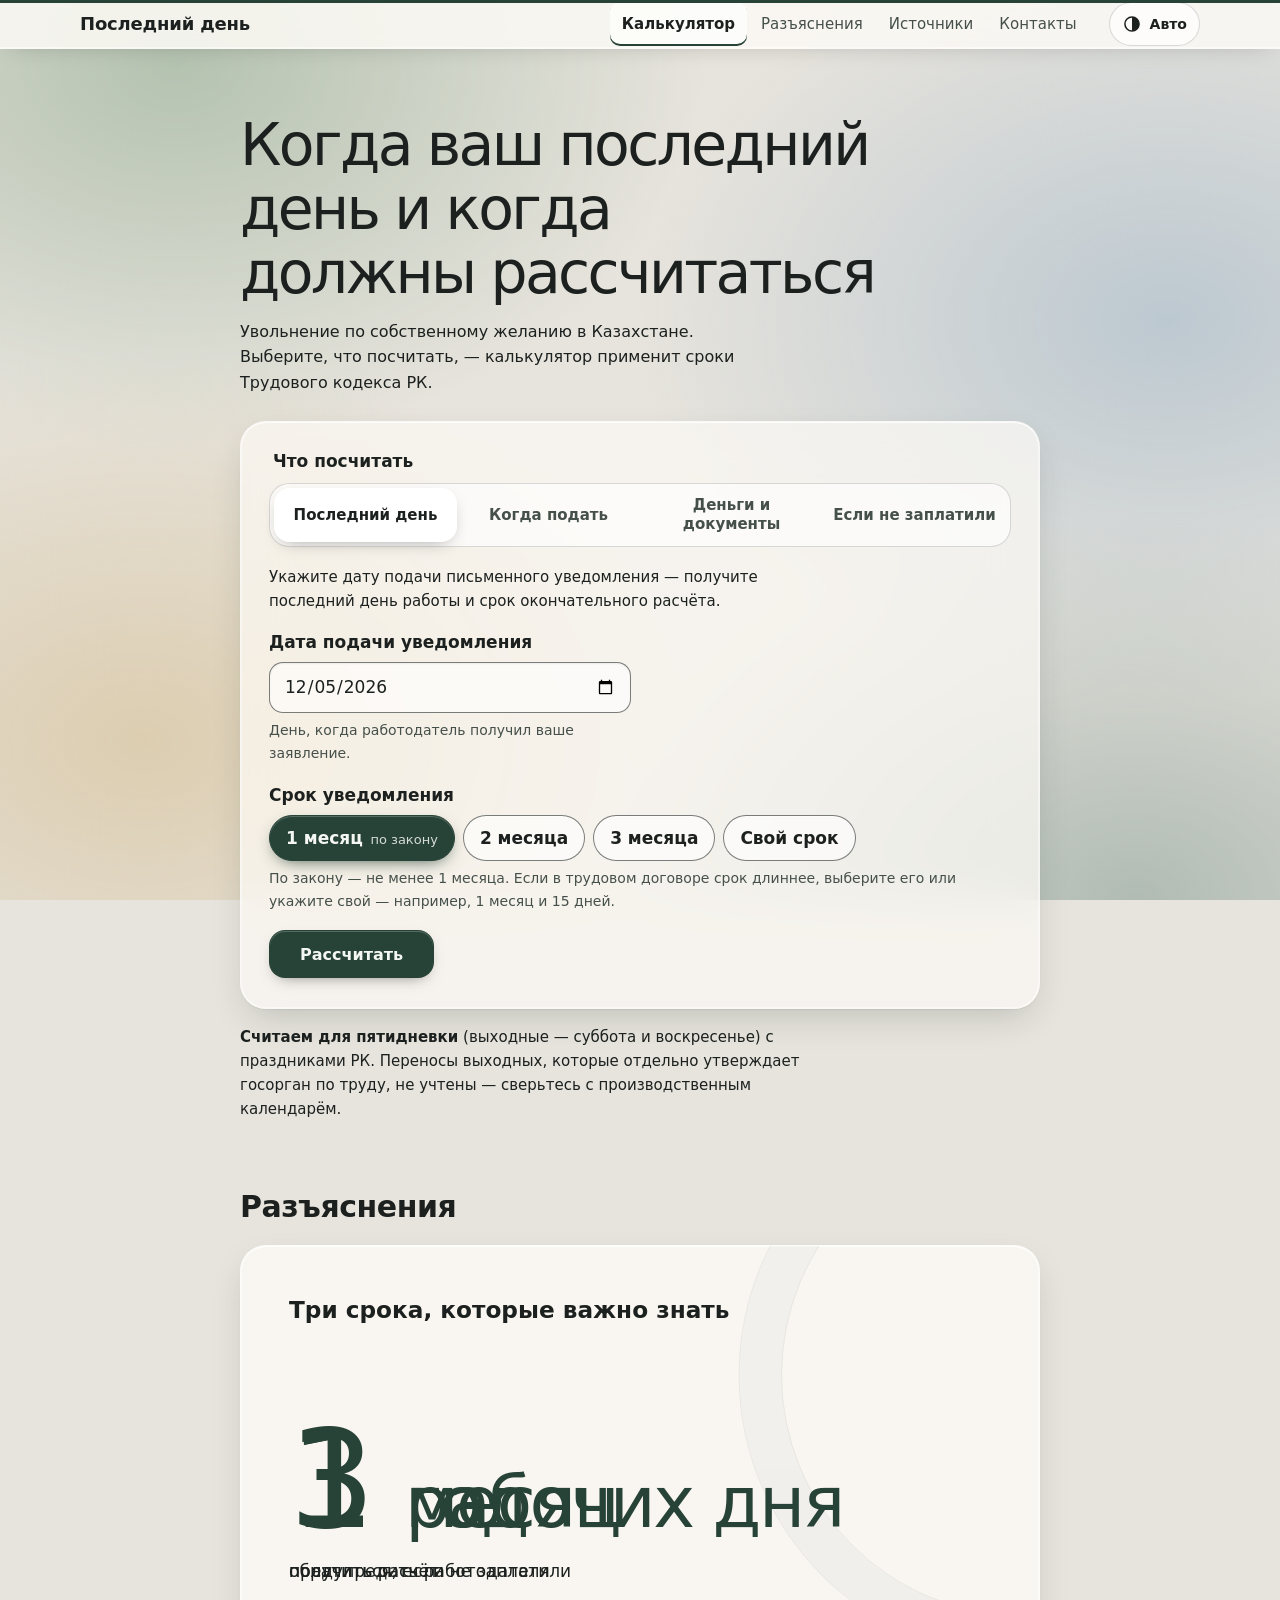
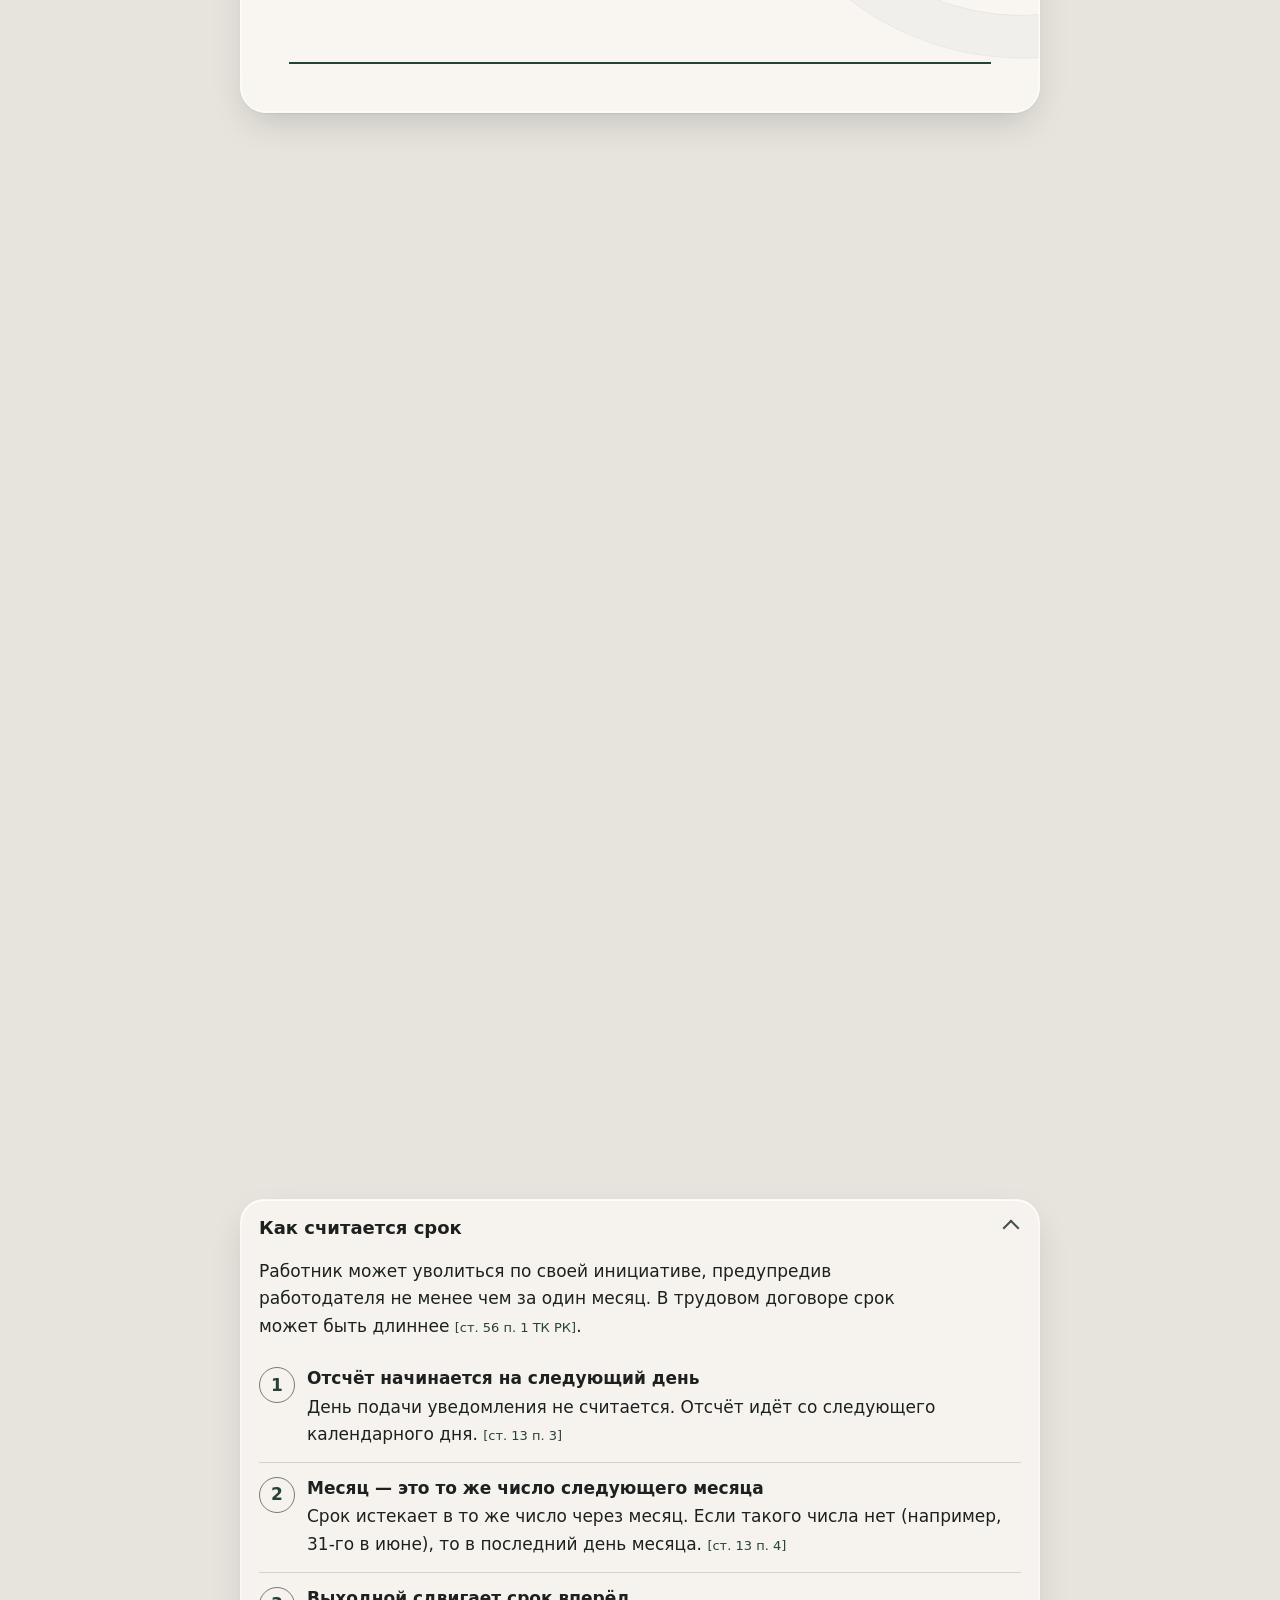
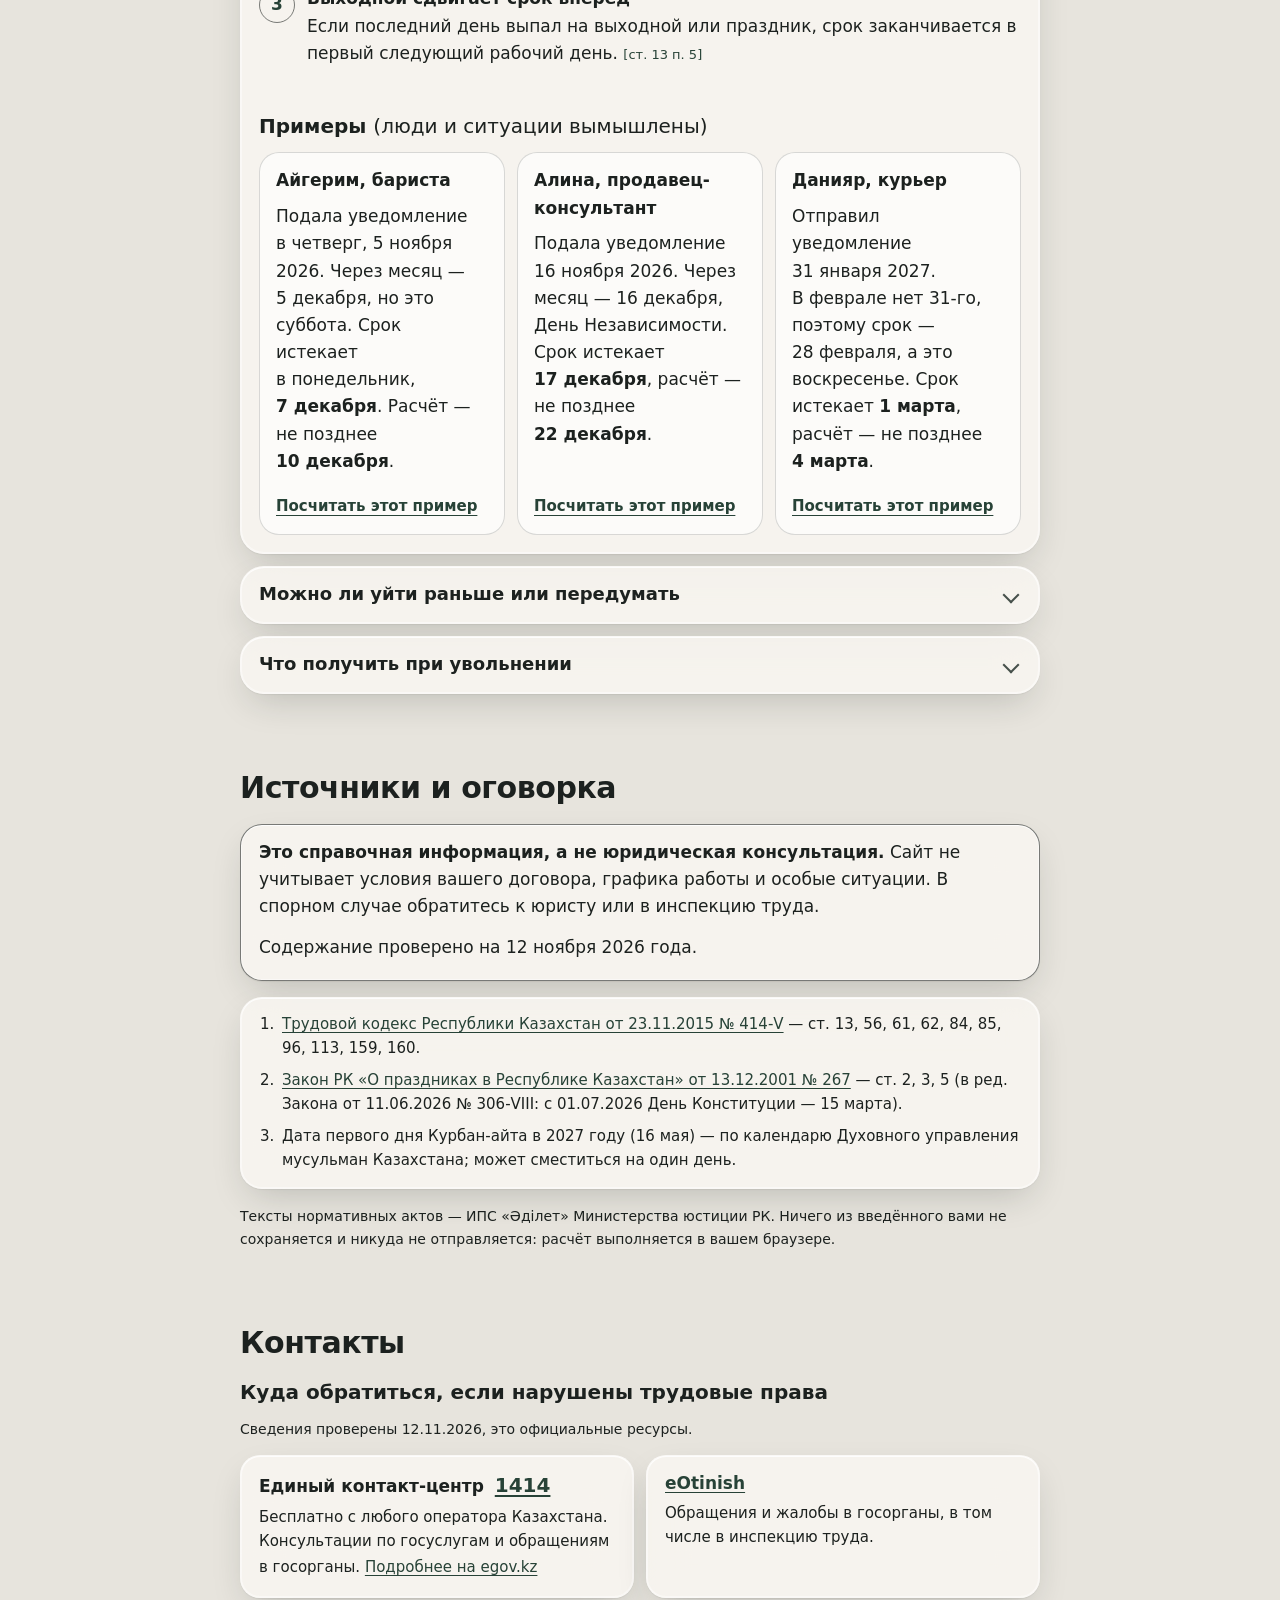
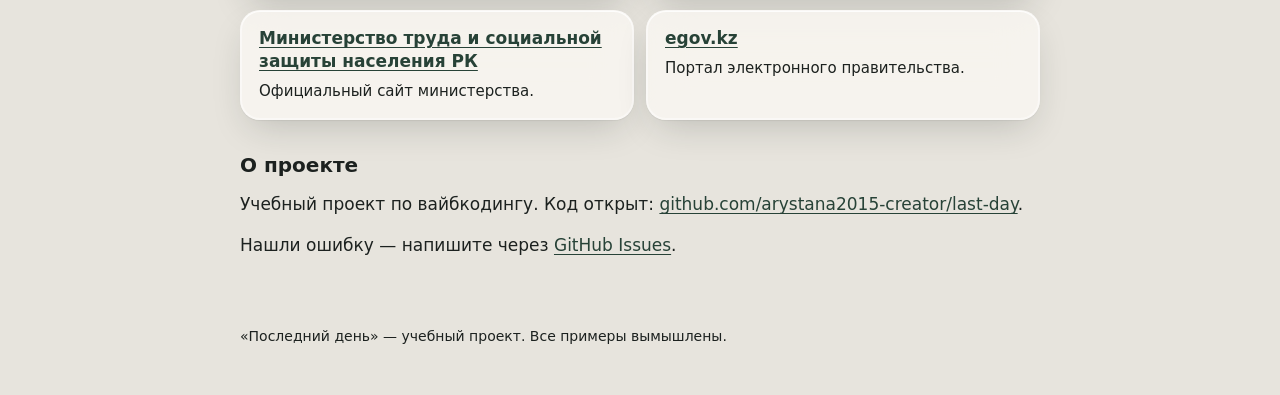
<file: index.html>
<!doctype html>
<html lang="ru">
<head>
  <meta charset="utf-8">
  <meta name="viewport" content="width=device-width, initial-scale=1">
  <meta name="color-scheme" content="light dark">
  <meta name="description" content="Калькулятор срока увольнения по собственному желанию по Трудовому кодексу РК: последний день, когда подать уведомление, деньги и документы, что делать при невыплате.">
  <title>Последний день — калькулятор увольнения</title>
  <!-- Тема применяется до отрисовки, чтобы не было вспышки -->
  <script>
    (function () {
      try {
        var t = localStorage.getItem('ld-theme');
        if (t === 'light' || t === 'dark') {
          document.documentElement.setAttribute('data-theme', t);
          document.querySelector('meta[name="color-scheme"]').setAttribute('content', t);
        }
      } catch (e) {}
    })();
  </script>
  <link rel="stylesheet" href="styles.css?v=9">
</head>
<body>
  <!-- Фоновые пятна под стеклом -->
  <div class="bg" aria-hidden="true"><i class="blob blob--1"></i><i class="blob blob--2"></i><i class="blob blob--3"></i><i class="blob blob--4"></i></div>
  <a class="skip" href="#calc">К калькулятору</a>

  <div class="reading-progress" aria-hidden="true"></div>
  <header class="top">
    <div class="top__inner">
      <a class="logo" href="#calc" aria-label="Последний день — в начало">Последний день</a>
      <nav class="nav" id="nav" aria-label="Разделы">
        <a href="#calc">Калькулятор</a>
        <a href="#explain">Разъяснения</a>
        <a href="#sources">Источники</a>
        <a href="#contacts">Контакты</a>
      </nav>
      <button class="theme" id="theme" type="button" aria-label="Тема оформления: авто">
        <svg class="theme__ic theme__ic--auto" viewBox="0 0 24 24" width="20" height="20" aria-hidden="true" focusable="false"><circle cx="12" cy="12" r="8.5" fill="none" stroke="currentColor" stroke-width="1.8"/><path d="M12 3.5a8.5 8.5 0 0 1 0 17z" fill="currentColor"/></svg>
        <svg class="theme__ic theme__ic--light" viewBox="0 0 24 24" width="20" height="20" aria-hidden="true" focusable="false"><circle cx="12" cy="12" r="4.2" fill="none" stroke="currentColor" stroke-width="1.8"/><path d="M12 2.8v2.4M12 18.8v2.4M2.8 12h2.4M18.8 12h2.4M5.5 5.5l1.7 1.7M16.8 16.8l1.7 1.7M5.5 18.5l1.7-1.7M16.8 7.2l1.7-1.7" fill="none" stroke="currentColor" stroke-width="1.8" stroke-linecap="round"/></svg>
        <svg class="theme__ic theme__ic--dark" viewBox="0 0 24 24" width="20" height="20" aria-hidden="true" focusable="false"><path d="M20 14.2A8.2 8.2 0 0 1 9.8 4a8.2 8.2 0 1 0 10.2 10.2z" fill="none" stroke="currentColor" stroke-width="1.8" stroke-linejoin="round"/></svg>
        <span class="theme__txt" id="theme-txt">Авто</span>
      </button>
    </div>
  </header>

  <main>
    <!-- 1. Калькулятор -->
    <section id="calc" class="hero">
      <div class="wrap">
        <div class="hero-intro">
          <h1>Когда ваш последний день и&nbsp;когда должны рассчитаться</h1>
        <p class="lead">Увольнение по собственному желанию в Казахстане. Выберите, что посчитать, — калькулятор применит сроки Трудового кодекса РК.</p>

        </div>
        <div class="calc-lift">
        <div class="calc glass">
          <p class="calc__title" id="calc-title">Что посчитать</p>
          <div class="tabs" role="tablist" aria-labelledby="calc-title" id="tabs">
            <span class="tabs__pill" id="pill" aria-hidden="true"></span>
            <button class="tab" role="tab" type="button" id="tab-last" aria-controls="panel-last" aria-selected="true">Последний день</button>
            <button class="tab" role="tab" type="button" id="tab-when" aria-controls="panel-when" aria-selected="false" tabindex="-1">Когда подать</button>
            <button class="tab" role="tab" type="button" id="tab-docs" aria-controls="panel-docs" aria-selected="false" tabindex="-1">Деньги и документы</button>
            <button class="tab" role="tab" type="button" id="tab-unpaid" aria-controls="panel-unpaid" aria-selected="false" tabindex="-1">Если не заплатили</button>
          </div>
          <noscript><p class="error">Для калькулятора нужен включённый JavaScript.</p></noscript>

          <div class="panels">
            <!-- Режим 1: последний день -->
            <div class="panel" role="tabpanel" id="panel-last" aria-labelledby="tab-last" data-mode="last">
              <p class="panel__lead">Укажите дату подачи письменного уведомления — получите последний день работы и срок окончательного расчёта.</p>
              <form class="form" novalidate>
                <div class="field">
                  <label for="notice">Дата подачи уведомления</label>
                  <input id="notice" type="date" required aria-describedby="notice-hint">
                  <p class="hint" id="notice-hint">День, когда работодатель получил ваше заявление.</p>
                </div>
                <fieldset class="field period" data-period>
                  <legend>Срок уведомления</legend>
                  <div class="chips">
                    <label class="chip"><input type="radio" name="presetA" value="1" checked><span>1 месяц <small>по закону</small></span></label>
                    <label class="chip"><input type="radio" name="presetA" value="2"><span>2 месяца</span></label>
                    <label class="chip"><input type="radio" name="presetA" value="3"><span>3 месяца</span></label>
                    <label class="chip"><input type="radio" name="presetA" value="custom" aria-controls="customA"><span>Свой срок</span></label>
                  </div>
                  <div class="period__row" id="customA" hidden>
                    <label class="period__item"><input data-f="months" type="number" inputmode="numeric" min="0" max="24" step="1" value="1" aria-describedby="hintA"><span>месяцев</span></label>
                    <label class="period__item"><input data-f="days" type="number" inputmode="numeric" min="0" max="730" step="1" value="0" aria-describedby="hintA"><span>дней</span></label>
                  </div>
                  <p class="hint" id="hintA">По закону — не менее 1 месяца. Если в трудовом договоре срок длиннее, выберите его или укажите свой — например, 1 месяц и 15 дней.</p>
                </fieldset>
                <button class="btn" type="submit">Рассчитать</button>
              </form>
              <div class="result" aria-live="polite"></div>
            </div>

            <!-- Режим 2: когда подать -->
            <div class="panel" role="tabpanel" id="panel-when" aria-labelledby="tab-when" data-mode="when" hidden>
              <p class="panel__lead">Укажите, в какой день хотите уйти, — узнайте, когда самое позднее нужно подать уведомление.</p>
              <form class="form" novalidate>
                <div class="field">
                  <label for="want">Желаемый последний день</label>
                  <input id="want" type="date" required aria-describedby="want-hint">
                  <p class="hint" id="want-hint">День, когда вы хотите закончить работать.</p>
                </div>
                <fieldset class="field period" data-period>
                  <legend>Срок уведомления</legend>
                  <div class="chips">
                    <label class="chip"><input type="radio" name="presetB" value="1" checked><span>1 месяц <small>по закону</small></span></label>
                    <label class="chip"><input type="radio" name="presetB" value="2"><span>2 месяца</span></label>
                    <label class="chip"><input type="radio" name="presetB" value="3"><span>3 месяца</span></label>
                    <label class="chip"><input type="radio" name="presetB" value="custom" aria-controls="customB"><span>Свой срок</span></label>
                  </div>
                  <div class="period__row" id="customB" hidden>
                    <label class="period__item"><input data-f="months" type="number" inputmode="numeric" min="0" max="24" step="1" value="1" aria-describedby="hintB"><span>месяцев</span></label>
                    <label class="period__item"><input data-f="days" type="number" inputmode="numeric" min="0" max="730" step="1" value="0" aria-describedby="hintB"><span>дней</span></label>
                  </div>
                  <p class="hint" id="hintB">По закону — не менее 1 месяца. Если в трудовом договоре срок длиннее, выберите его или укажите свой.</p>
                </fieldset>
                <button class="btn" type="submit">Рассчитать</button>
              </form>
              <div class="result" aria-live="polite"></div>
            </div>

            <!-- Режим 3: деньги и документы -->
            <div class="panel" role="tabpanel" id="panel-docs" aria-labelledby="tab-docs" data-mode="docs" hidden>
              <p class="panel__lead">Укажите день прекращения договора — получите сроки выплат и документов.</p>
              <form class="form" novalidate>
                <div class="field">
                  <label for="term">Последний день (прекращение договора)</label>
                  <input id="term" type="date" required aria-describedby="term-hint">
                  <p class="hint" id="term-hint">День, когда трудовой договор прекращается.</p>
                </div>
                <div class="field">
                  <label for="req">Дата запроса справки <span class="opt">необязательно</span></label>
                  <input id="req" type="date" aria-describedby="req-hint">
                  <p class="hint" id="req-hint">Если не указать, считаем, что справку попросили в день прекращения.</p>
                </div>
                <button class="btn" type="submit">Рассчитать</button>
              </form>
              <div class="result" aria-live="polite"></div>
            </div>

            <!-- Режим 4: если не заплатили -->
            <div class="panel" role="tabpanel" id="panel-unpaid" aria-labelledby="tab-unpaid" data-mode="unpaid" hidden>
              <p class="panel__lead">Укажите день прекращения договора и сегодняшнюю дату — узнайте, есть ли просрочка и до какого дня можно обратиться.</p>
              <form class="form" novalidate>
                <div class="field">
                  <label for="uterm">Последний день (прекращение договора)</label>
                  <input id="uterm" type="date" required aria-describedby="uterm-hint">
                  <p class="hint" id="uterm-hint">День, когда трудовой договор прекратился.</p>
                </div>
                <div class="field">
                  <label for="utoday">Сегодня</label>
                  <input id="utoday" type="date" required aria-describedby="utoday-hint">
                  <p class="hint" id="utoday-hint">По умолчанию — текущая дата; можно поставить любую.</p>
                </div>
                <button class="btn" type="submit">Рассчитать</button>
              </form>
              <div class="result" aria-live="polite"></div>
            </div>
          </div>
        </div>

        </div>
        <p class="assume">
          <strong>Считаем для пятидневки</strong> (выходные — суббота и воскресенье) с праздниками РК.
          Переносы выходных, которые отдельно утверждает госорган по труду, не учтены — сверьтесь с производственным календарём.
        </p>
      </div>
    </section>

    <!-- 2. Разъяснения -->
    <section id="explain" class="section">
      <div class="wrap">
        <h2>Разъяснения</h2>

        <div class="deadlines">
          <div class="deadlines__pin glass">
            <h3>Три срока, которые важно знать</h3>
            <ol class="deadlines__steps">
              <li><strong>1 <span>месяц</span></strong><p>предупредить работодателя</p></li>
              <li><strong>3 <span>рабочих дня</span></strong><p>получить расчёт</p></li>
              <li><strong>1 <span>год</span></strong><p>обратиться, если не заплатили</p></li>
            </ol>
            <div class="deadlines__track" aria-hidden="true"><i></i></div>
          </div>
        </div>

        <details class="fold glass" open>
          <summary>Как считается срок</summary>
          <div class="fold__body">
            <p>Работник может уволиться по своей инициативе, предупредив работодателя не менее чем за один месяц. В трудовом договоре срок может быть длиннее <a class="ref" href="https://adilet.zan.kz/rus/docs/K1500000414#z56" target="_blank" rel="noopener">ст. 56 п. 1 ТК РК</a>.</p>

            <ol class="rules">
              <li>
                <h3>Отсчёт начинается на следующий день</h3>
                <p>День подачи уведомления не считается. Отсчёт идёт со следующего календарного дня. <a class="ref" href="https://adilet.zan.kz/rus/docs/K1500000414#z13" target="_blank" rel="noopener">ст. 13 п. 3</a></p>
              </li>
              <li>
                <h3>Месяц — это то же число следующего месяца</h3>
                <p>Срок истекает в то же число через месяц. Если такого числа нет (например, 31-го в июне), то в последний день месяца. <a class="ref" href="https://adilet.zan.kz/rus/docs/K1500000414#z13" target="_blank" rel="noopener">ст. 13 п. 4</a></p>
              </li>
              <li>
                <h3>Выходной сдвигает срок вперёд</h3>
                <p>Если последний день выпал на выходной или праздник, срок заканчивается в первый следующий рабочий день. <a class="ref" href="https://adilet.zan.kz/rus/docs/K1500000414#z13" target="_blank" rel="noopener">ст. 13 п. 5</a></p>
              </li>
            </ol>

            <h3 class="sub">Примеры <span class="muted">(люди и ситуации вымышлены)</span></h3>
            <div class="examples">
              <article class="example">
                <p class="example__who">Айгерим, бариста</p>
                <p>Подала уведомление в&nbsp;четверг, 5&nbsp;ноября 2026. Через месяц — 5&nbsp;декабря, но это суббота. Срок истекает в&nbsp;понедельник, <b>7&nbsp;декабря</b>. Расчёт — не позднее <b>10&nbsp;декабря</b>.</p>
                <button class="link" type="button" data-try="2026-11-05" data-months="1">Посчитать этот пример</button>
              </article>
              <article class="example">
                <p class="example__who">Алина, продавец-консультант</p>
                <p>Подала уведомление 16&nbsp;ноября 2026. Через месяц — 16&nbsp;декабря, День Независимости. Срок истекает <b>17&nbsp;декабря</b>, расчёт — не позднее <b>22&nbsp;декабря</b>.</p>
                <button class="link" type="button" data-try="2026-11-16" data-months="1">Посчитать этот пример</button>
              </article>
              <article class="example">
                <p class="example__who">Данияр, курьер</p>
                <p>Отправил уведомление 31&nbsp;января 2027. В&nbsp;феврале нет 31-го, поэтому срок — 28&nbsp;февраля, а это воскресенье. Срок истекает <b>1&nbsp;марта</b>, расчёт — не позднее <b>4&nbsp;марта</b>.</p>
                <button class="link" type="button" data-try="2027-01-31" data-months="1">Посчитать этот пример</button>
              </article>
            </div>
          </div>
        </details>

        <details class="fold glass">
          <summary>Можно ли уйти раньше или передумать</summary>
          <div class="fold__body">
            <dl class="cases">
              <div>
                <dt>Раньше — с согласия работодателя</dt>
                <dd>Договор можно расторгнуть до окончания срока уведомления, если работодатель письменно согласен. <a class="ref" href="https://adilet.zan.kz/rus/docs/K1500000414#z56" target="_blank" rel="noopener">ст. 56 п. 2</a></dd>
              </div>
              <div>
                <dt>Передумали — можно отозвать</dt>
                <dd>Пока срок уведомления не истёк, работник вправе отозвать уведомление. <a class="ref" href="https://adilet.zan.kz/rus/docs/K1500000414#z56" target="_blank" rel="noopener">ст. 56 п. 4</a></dd>
              </div>
              <div>
                <dt>Работодатель нарушает договор</dt>
                <dd>Сначала нужно уведомить работодателя о нарушении. Если через 7&nbsp;рабочих дней нарушение продолжается, можно расторгнуть договор, предупредив не позднее чем за 3&nbsp;рабочих дня. Этот случай калькулятор не считает. <a class="ref" href="https://adilet.zan.kz/rus/docs/K1500000414#z56" target="_blank" rel="noopener">ст. 56 п. 3</a></dd>
              </div>
              <div>
                <dt>Материально ответственным</dt>
                <dd>Если вы отвечаете за имущество или документы работодателя, днём расторжения считается день, когда завершена их приёмка-передача. <a class="ref" href="https://adilet.zan.kz/rus/docs/K1500000414#z56" target="_blank" rel="noopener">ст. 56 п. 5</a></dd>
              </div>
            </dl>
          </div>
        </details>

        <details class="fold glass">
          <summary>Что получить при увольнении</summary>
          <div class="fold__body">
            <ul class="docs">
              <li>
                <h3>Все причитающиеся деньги</h3>
                <p>Не позднее трёх рабочих дней после прекращения договора. За задержку работодатель платит ещё и пеню. <a class="ref" href="https://adilet.zan.kz/rus/docs/K1500000414#z113" target="_blank" rel="noopener">ст. 113 п. 4</a></p>
              </li>
              <li>
                <h3>Компенсацию за неиспользованный отпуск</h3>
                <p>Если вы не отгуляли отпуск полностью, выплачивается компенсация. Она считается из средней заработной платы. <a class="ref" href="https://adilet.zan.kz/rus/docs/K1500000414#z96" target="_blank" rel="noopener">ст. 96 п. 2</a></p>
              </li>
              <li>
                <h3>Документ о трудовой деятельности</h3>
                <p>Выдаётся в день прекращения трудового договора. <a class="ref" href="https://adilet.zan.kz/rus/docs/K1500000414#z62" target="_blank" rel="noopener">ст. 62 п. 1</a></p>
              </li>
              <li>
                <h3>Копию приказа об увольнении</h3>
                <p>Вручают или отправляют заказным письмом в течение трёх рабочих дней со дня издания приказа. <a class="ref" href="https://adilet.zan.kz/rus/docs/K1500000414#z61" target="_blank" rel="noopener">ст. 61 п. 3</a></p>
              </li>
              <li>
                <h3>Справку с места работы — по запросу</h3>
                <p>С должностью, временем работы и размером зарплаты — в течение пяти рабочих дней после обращения. <a class="ref" href="https://adilet.zan.kz/rus/docs/K1500000414#z62" target="_blank" rel="noopener">ст. 62 п. 2</a></p>
              </li>
            </ul>
          </div>
        </details>
      </div>
    </section>

    <!-- 3. Источники и оговорка -->
    <section id="sources" class="section">
      <div class="wrap">
        <h2>Источники и оговорка</h2>
        <div class="disclaimer glass" role="note">
          <p><strong>Это справочная информация, а не юридическая консультация.</strong> Сайт не учитывает условия вашего договора, графика работы и особые ситуации. В спорном случае обратитесь к юристу или в инспекцию труда.</p>
          <p>Содержание проверено на <time datetime="2026-11-12">12 ноября 2026 года</time>.</p>
        </div>
        <ol class="sources glass">
          <li><a href="https://adilet.zan.kz/rus/docs/K1500000414" target="_blank" rel="noopener">Трудовой кодекс Республики Казахстан от 23.11.2015 № 414-V</a> — ст. 13, 56, 61, 62, 84, 85, 96, 113, 159, 160.</li>
          <li><a href="https://adilet.zan.kz/rus/docs/Z010000267_" target="_blank" rel="noopener">Закон РК «О праздниках в Республике Казахстан» от 13.12.2001 № 267</a> — ст. 2, 3, 5 (в ред. Закона от 11.06.2026 № 306-VIII: с 01.07.2026 День Конституции — 15 марта).</li>
          <li>Дата первого дня Курбан-айта в 2027 году (16 мая) — по календарю Духовного управления мусульман Казахстана; может сместиться на один день.</li>
        </ol>
        <p class="muted small">Тексты нормативных актов — ИПС «Әділет» Министерства юстиции РК. Ничего из введённого вами не сохраняется и никуда не отправляется: расчёт выполняется в вашем браузере.</p>
      </div>
    </section>

    <!-- 4. Контакты -->
    <section id="contacts" class="section">
      <div class="wrap">
        <h2>Контакты</h2>
        <h3 class="sub sub--first">Куда обратиться, если нарушены трудовые права</h3>
        <p class="small">Сведения проверены 12.11.2026, это официальные ресурсы.</p>
        <ul class="contacts">
          <li class="glass">
            <h4>Единый контакт-центр <a class="tel" href="tel:1414">1414</a></h4>
            <p>Бесплатно с любого оператора Казахстана. Консультации по госуслугам и обращениям в госорганы. <a href="https://egov.kz/cms/ru/articles/call_center" target="_blank" rel="noopener">Подробнее на egov.kz</a></p>
          </li>
          <li class="glass">
            <h4><a href="https://eotinish.kz" target="_blank" rel="noopener">eOtinish</a></h4>
            <p>Обращения и жалобы в госорганы, в том числе в инспекцию труда.</p>
          </li>
          <li class="glass">
            <h4><a href="https://www.gov.kz/memleket/entities/enbek" target="_blank" rel="noopener">Министерство труда и социальной защиты населения РК</a></h4>
            <p>Официальный сайт министерства.</p>
          </li>
          <li class="glass">
            <h4><a href="https://egov.kz" target="_blank" rel="noopener">egov.kz</a></h4>
            <p>Портал электронного правительства.</p>
          </li>
        </ul>

        <h3 class="sub">О проекте</h3>
        <p>Учебный проект по вайбкодингу. Код открыт: <a href="https://github.com/arystana2015-creator/last-day" target="_blank" rel="noopener">github.com/arystana2015-creator/last-day</a>.</p>
        <p>Нашли ошибку — напишите через <a href="https://github.com/arystana2015-creator/last-day/issues" target="_blank" rel="noopener">GitHub Issues</a>.</p>
      </div>
    </section>
  </main>

  <footer class="foot">
    <div class="wrap">
      <p>«Последний день» — учебный проект. Все примеры вымышлены.</p>
    </div>
  </footer>

  <script src="calc.js?v=9"></script>
  <script src="app.js?v=9"></script>
</body>
</html>
</file>
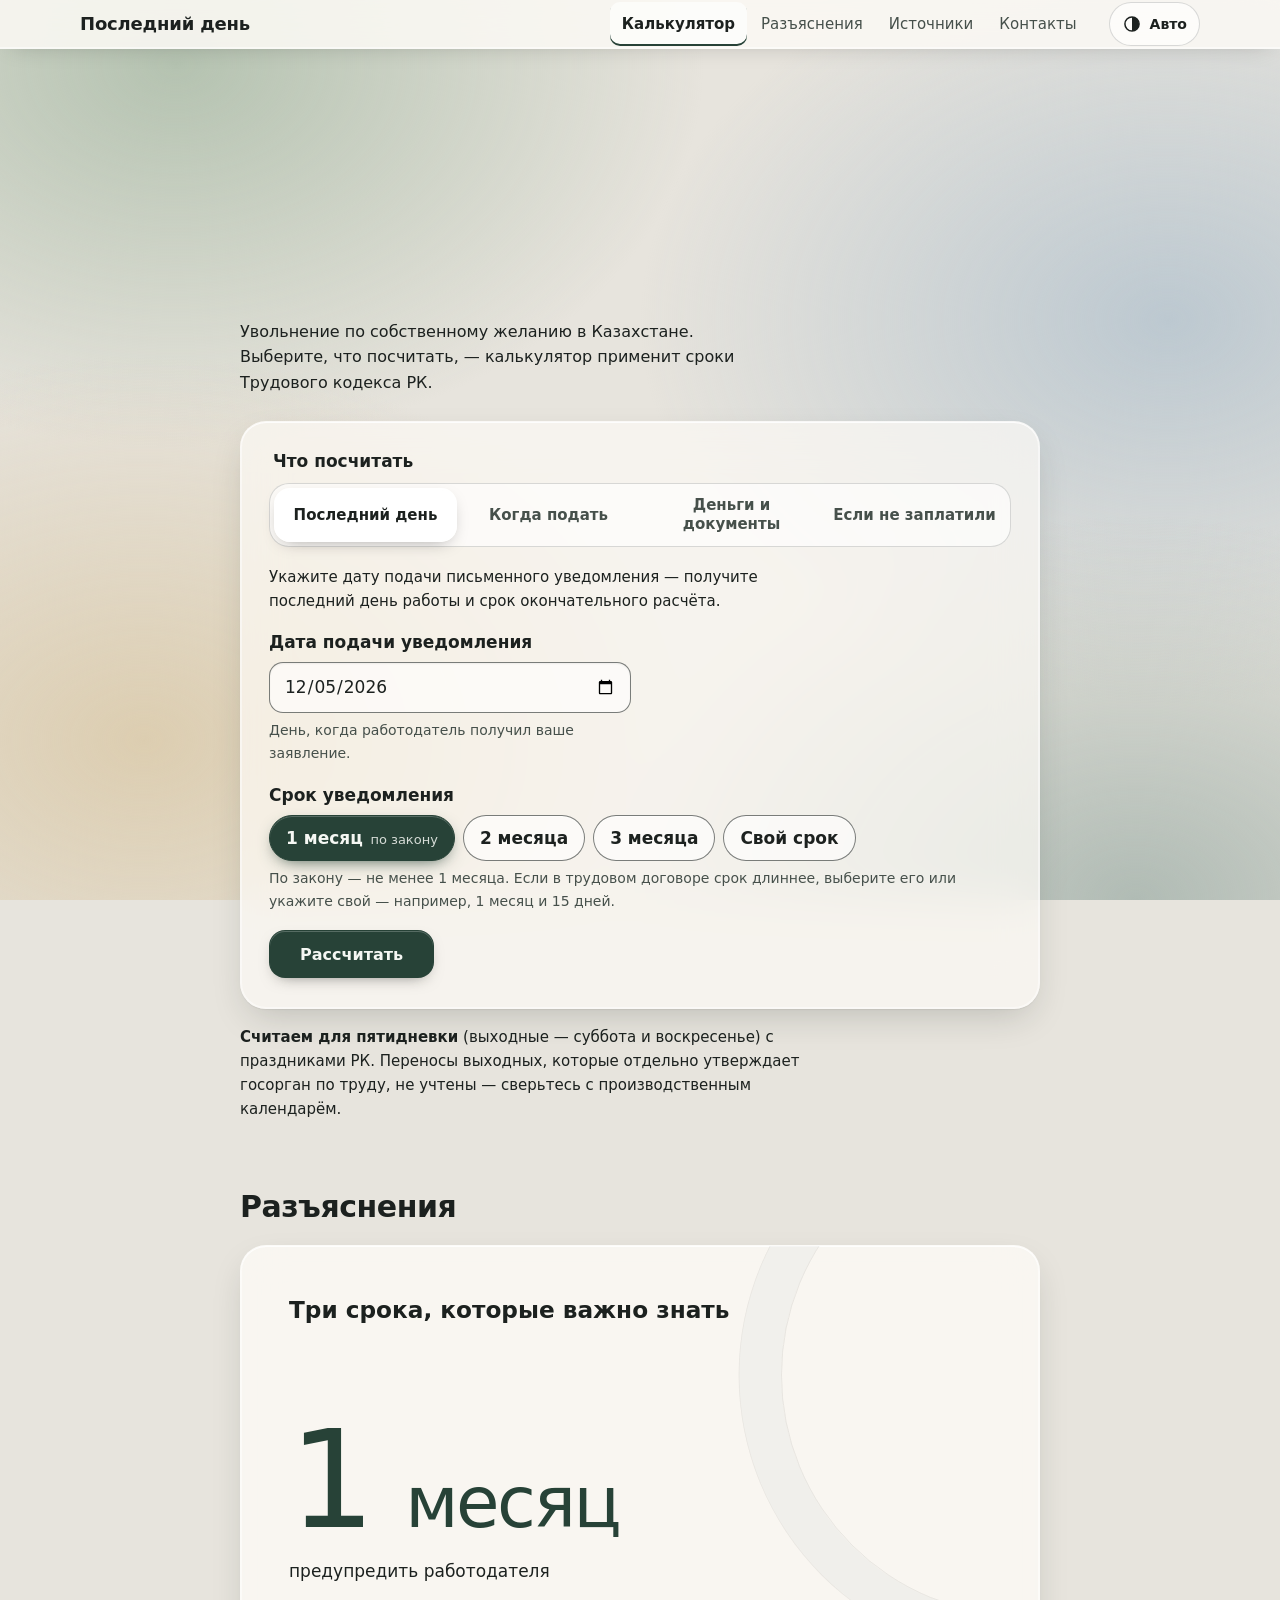
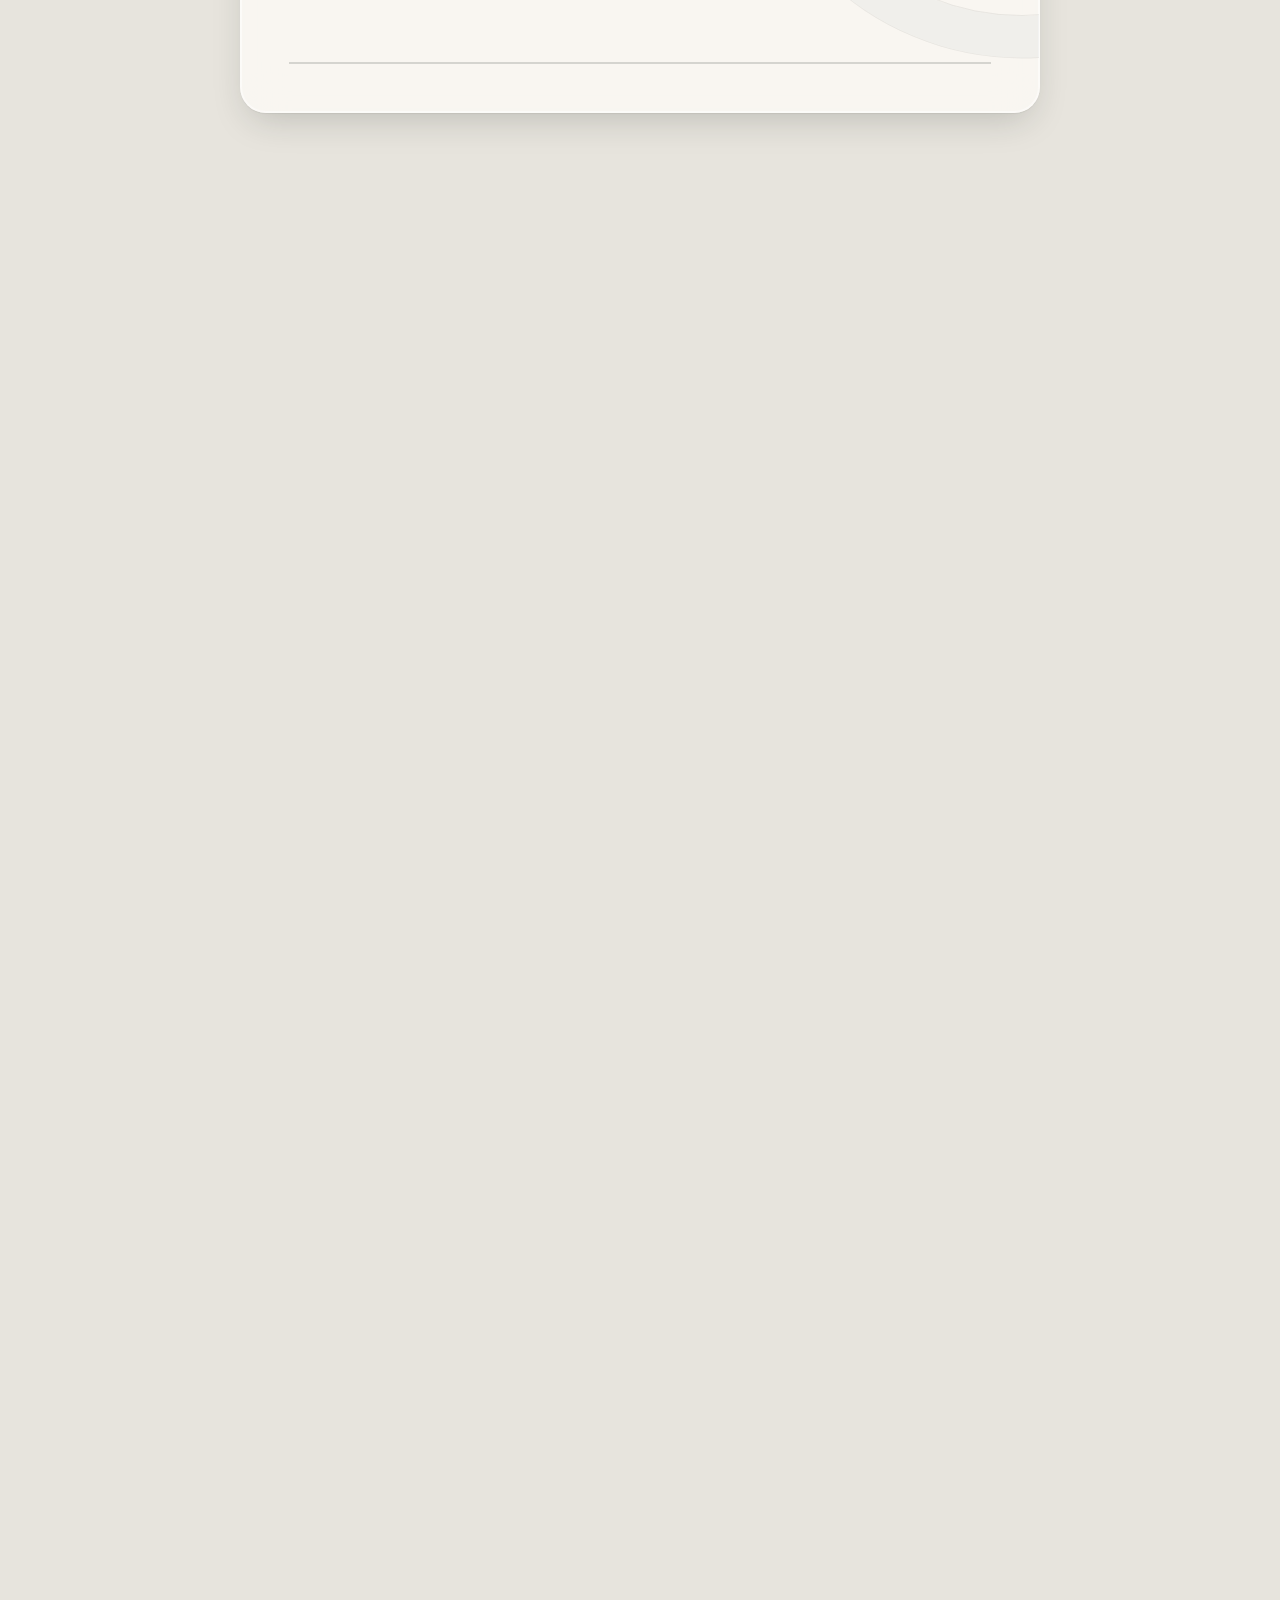
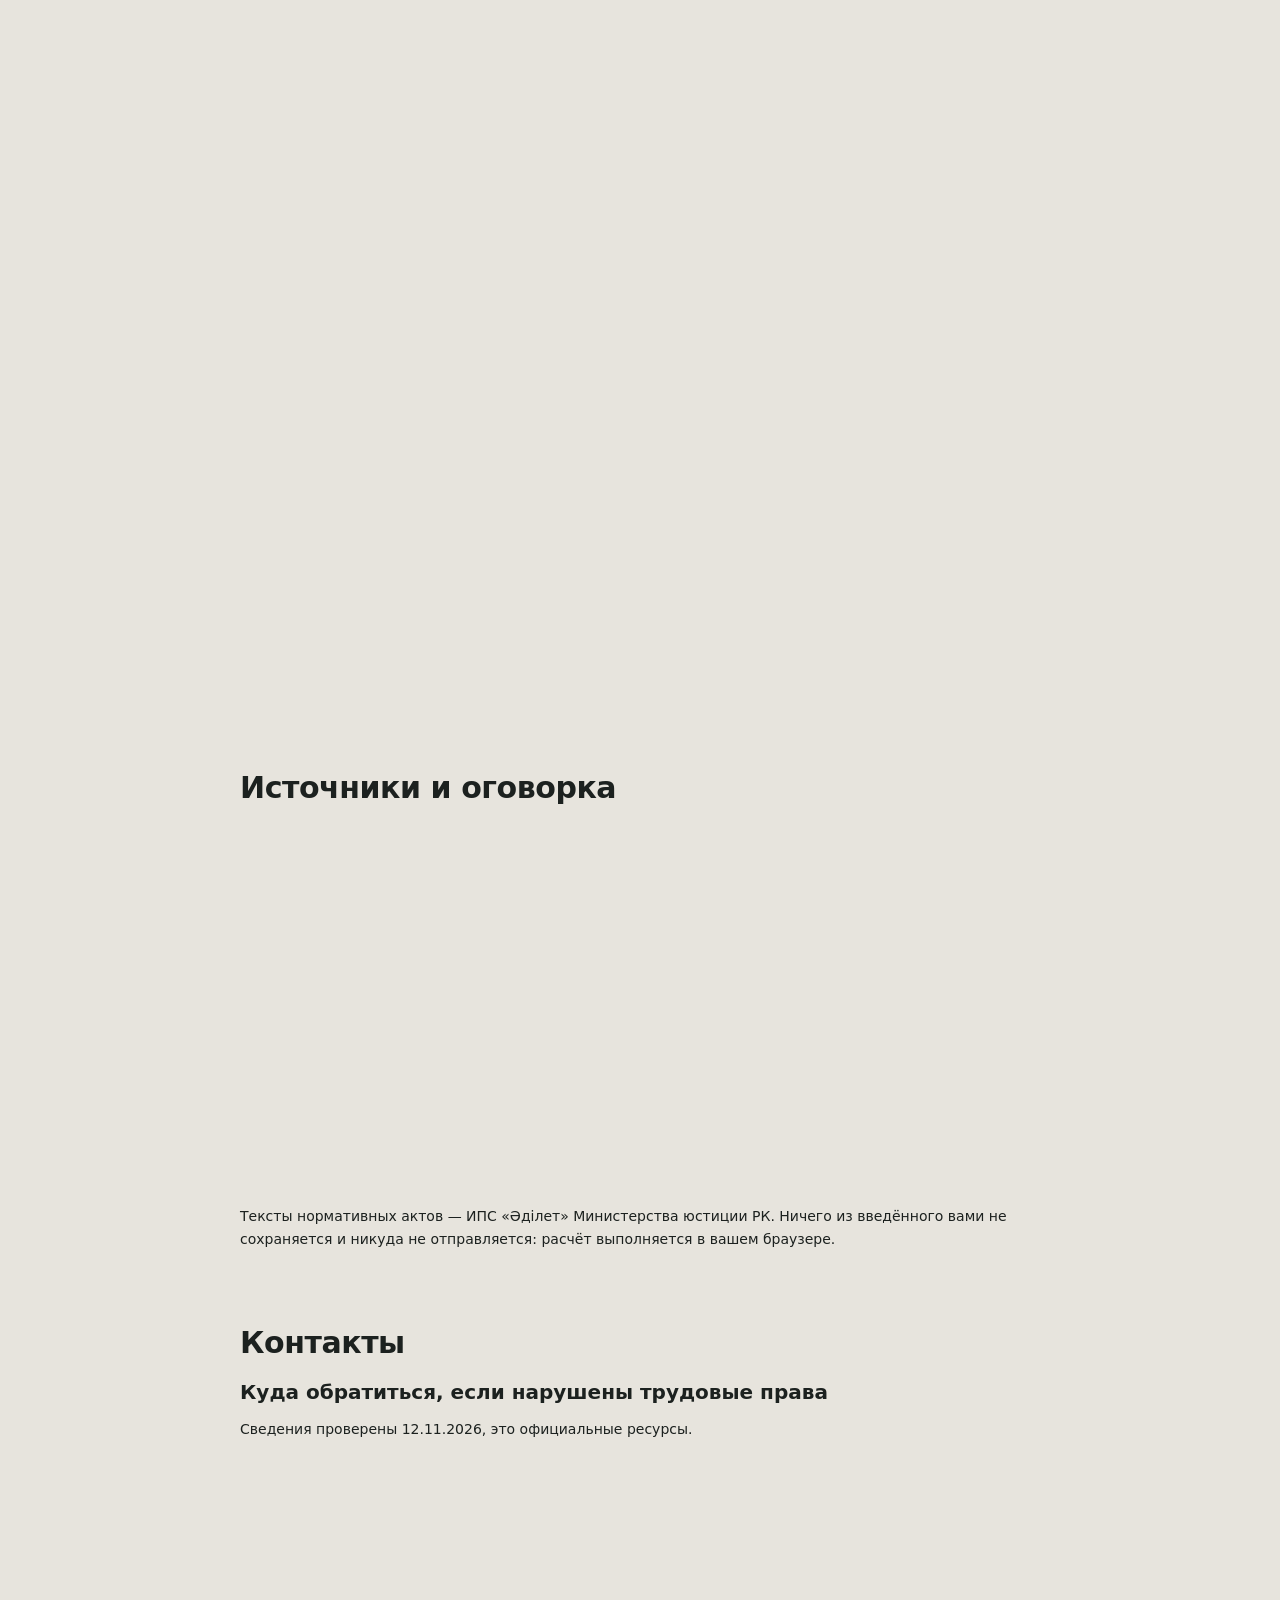
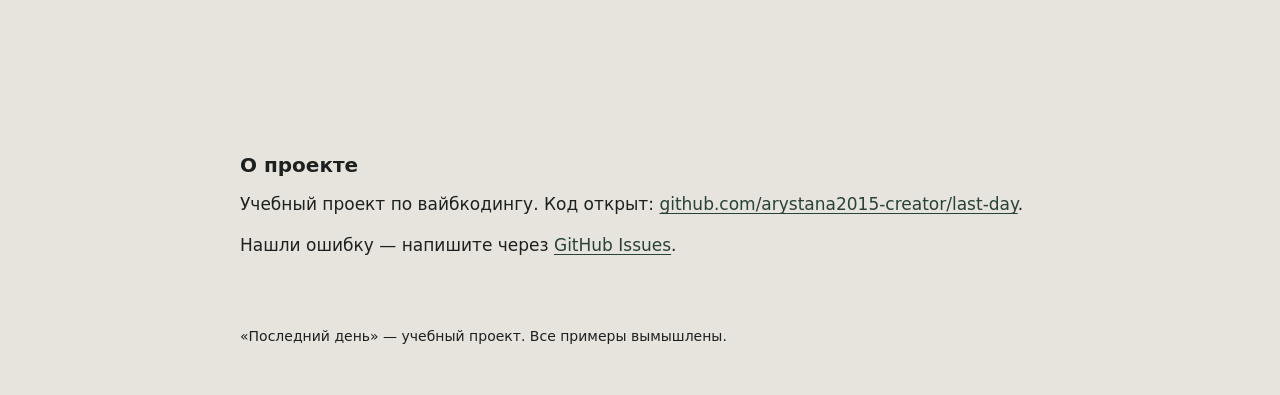
<file: glass/index.html>
<!doctype html>
<html lang="ru">
<head>
  <meta charset="utf-8">
  <meta name="viewport" content="width=device-width, initial-scale=1">
  <title>Последний день — калькулятор увольнения</title>
  <meta http-equiv="refresh" content="0; url=../">
  <link rel="canonical" href="../">
</head>
<body>
  <p>Сайт переехал: <a href="../">Последний день — калькулятор увольнения</a>.</p>
</body>
</html>
</file>
<file: styles.css>
/* «Последний день», версия 2 — «Стекло».
   Матовые панели на спокойном фоне: графит, жемчуг, песок, дымчатый шалфей. Акцент один — шалфей.
   Mobile-first. Тема: авто (prefers-color-scheme) / светлая / тёмная (data-theme на <html>). */

/* ---------- Переменные: светлая тема (по умолчанию) ---------- */
:root {
  --base: #e7e4dd;
  --blob-1: #b4c2b0;
  --blob-2: #dccdb0;
  --blob-3: #bcc8d0;
  --blob-4: #b0bbb4;
  --glass: rgba(251, 249, 244, .74);
  --glass-strong: rgba(251, 249, 244, .88);
  --glass-solid: #f2f0ea;                /* фолбэк без blur */
  --field: rgba(255, 255, 255, .62);
  --rim: rgba(255, 255, 255, .7);
  --rim-soft: rgba(255, 255, 255, .45);
  --hair: rgba(28, 33, 31, .16);
  --edge: rgba(28, 33, 31, .58);         /* границы полей (>= 3:1) */
  --shadow: 0 1px 1px rgba(30, 40, 35, .06), 0 14px 36px -10px rgba(30, 40, 35, .22);
  --text: #1c211f;
  --soft: #46504b;
  --accent: #274237;
  --accent-ink: #f5f7f3;
  --pill: rgba(255, 255, 255, .92);      /* стеклянная пилюля вкладок */
  --warn-bg: #efe2c0;
  --warn-ink: #4a3809;
  --err-bg: #f1d8d1;
  --err-ink: #7a2316;
  --sans: system-ui, -apple-system, "Segoe UI", Roboto, "Helvetica Neue", Arial, sans-serif;
  --measure: 42rem;
  --ease: cubic-bezier(.2, .8, .2, 1);
  color-scheme: light;
}
/* Тёмная тема: явный выбор... */
:root[data-theme="dark"] {
  color-scheme: dark;
  --base: #111517;
  --blob-1: #2b413b;
  --blob-2: #43392a;
  --blob-3: #28343f;
  --blob-4: #33463f;
  --glass: rgba(30, 36, 36, .72);
  --glass-strong: rgba(24, 29, 29, .88);
  --glass-solid: #1c2223;
  --field: rgba(255, 255, 255, .07);
  --rim: rgba(255, 255, 255, .2);
  --rim-soft: rgba(255, 255, 255, .1);
  --hair: rgba(236, 237, 231, .15);
  --edge: rgba(236, 237, 231, .5);
  --shadow: 0 1px 1px rgba(0, 0, 0, .3), 0 16px 40px -12px rgba(0, 0, 0, .6);
  --text: #ecede7;
  --soft: #b0b8b1;
  --accent: #b4cfc0;
  --accent-ink: #0f1a15;
  --pill: rgba(255, 255, 255, .17);
  --warn-bg: #3a3016;
  --warn-ink: #efd58f;
  --err-bg: #402219;
  --err-ink: #f4b8aa;
}
/* ...и то же самое по системной настройке, если выбор не задан */
@media (prefers-color-scheme: dark) {
  :root:not([data-theme]) {
    color-scheme: dark;
    --base: #111517;
    --blob-1: #2b413b;
    --blob-2: #43392a;
    --blob-3: #28343f;
    --blob-4: #33463f;
    --glass: rgba(30, 36, 36, .72);
    --glass-strong: rgba(24, 29, 29, .88);
    --glass-solid: #1c2223;
    --field: rgba(255, 255, 255, .07);
    --rim: rgba(255, 255, 255, .2);
    --rim-soft: rgba(255, 255, 255, .1);
    --hair: rgba(236, 237, 231, .15);
    --edge: rgba(236, 237, 231, .5);
    --shadow: 0 1px 1px rgba(0, 0, 0, .3), 0 16px 40px -12px rgba(0, 0, 0, .6);
    --text: #ecede7;
    --soft: #b0b8b1;
    --accent: #b4cfc0;
    --accent-ink: #0f1a15;
    --pill: rgba(255, 255, 255, .17);
    --warn-bg: #3a3016;
    --warn-ink: #efd58f;
    --err-bg: #402219;
    --err-ink: #f4b8aa;
  }
}

/* ---------- База ---------- */
* { box-sizing: border-box; }
html { scroll-behavior: smooth; scroll-padding-top: 112px; -webkit-text-size-adjust: 100%; }
@media (min-width: 720px) { html { scroll-padding-top: 76px; } }
body {
  margin: 0;
  background: var(--base);
  color: var(--text);
  font: 1.0625rem/1.6 var(--sans);
  overflow-wrap: break-word;
  min-height: 100vh;
}

/* Фон: размытые пятна под стеклом, медленно дрейфуют (только transform) */
.bg { position: fixed; inset: 0; z-index: -1; pointer-events: none; overflow: hidden; }
.blob { position: absolute; display: block; width: 66rem; height: 48rem;  }
.blob--1 { left: -22rem; top: -20rem; background: radial-gradient(closest-side, var(--blob-1), transparent); }
.blob--2 { right: -26rem; top: -4rem; background: radial-gradient(closest-side, var(--blob-3), transparent); }
.blob--3 { left: -24rem; bottom: -14rem; background: radial-gradient(closest-side, var(--blob-2), transparent); }
.blob--4 { right: -24rem; bottom: -24rem; background: radial-gradient(closest-side, var(--blob-4), transparent); }

h1, h2, h3, h4 { margin: 0; }
h1 { font-size: clamp(1.75rem, 7vw, 3.1rem); font-weight: 500; line-height: 1.1; letter-spacing: -.025em; max-width: 14em; text-wrap: balance; }
h2 { font-size: clamp(1.5rem, 4.5vw, 1.875rem); font-weight: 600; line-height: 1.2; letter-spacing: -.015em; margin-bottom: .6em; }
h3 { font-size: 1.0625rem; line-height: 1.35; font-weight: 650; margin-bottom: .2em; }
h4 { font-size: 1.0625rem; line-height: 1.35; font-weight: 650; margin-bottom: .25em; }
p { margin: 0 0 .8em; }
a { color: var(--accent); text-underline-offset: 3px; }
.wrap { max-width: 52rem; margin: 0 auto; padding: 0 16px; }
.wrap--wide { max-width: 72rem; }
.muted { color: var(--text); font-weight: 400; }
.small { font-size: .875rem; }

.skip { position: absolute; left: -999px; top: 8px; background: var(--accent); color: var(--accent-ink); padding: 10px 14px; border-radius: 10px; z-index: 20; }
.skip:focus { left: 8px; }
:focus-visible { outline: 3px solid var(--accent); outline-offset: 2px; border-radius: 6px; }

/* Стеклянная поверхность */
.top, .glass {
  background: var(--glass);
  -webkit-backdrop-filter: blur(22px) saturate(140%);
  backdrop-filter: blur(22px) saturate(140%);
  border: 1px solid var(--rim-soft);
  box-shadow: var(--shadow), inset 0 1px 0 var(--rim), inset 0 0 0 1px var(--rim-soft);
}

/* ---------- Шапка ---------- */
.top { position: sticky; top: 0; z-index: 5; background: var(--glass-strong); border-width: 0 0 1px; border-radius: 0; box-shadow: inset 0 -1px 0 var(--rim-soft), 0 6px 24px -12px rgba(0, 0, 0, .25); }
.top__inner { max-width: 72rem; margin: 0 auto; padding: 0 16px; display: flex; flex-wrap: wrap; align-items: center; column-gap: 12px; }
.logo { font-weight: 650; font-size: 1.125rem; letter-spacing: -.01em; color: var(--text); text-decoration: none; min-height: 48px; display: inline-flex; align-items: center; white-space: nowrap; }
.nav { display: flex; width: 100%; order: 3; gap: 2px; overflow-x: auto; scrollbar-width: none; margin: 0 -8px; padding-bottom: 2px; }
.nav::-webkit-scrollbar { display: none; }
.nav a { color: var(--soft); text-decoration: none; font-size: .9375rem; padding: 0 12px; min-height: 44px; display: inline-flex; align-items: center; white-space: nowrap; border-radius: 10px; transition: transform .15s ease; }
.nav a:hover { color: var(--text); background: var(--field); }
.nav a[aria-current="true"] { color: var(--text); background: var(--field); box-shadow: inset 0 -2px 0 var(--accent); font-weight: 600; }
.nav a:active { transform: scale(.98); }

/* Кнопка темы */
.theme {
  margin-left: auto; min-height: 44px; min-width: 44px; padding: 0 12px; display: inline-flex; align-items: center; gap: 8px;
  background: var(--field); color: var(--text); border: 1px solid var(--hair); border-radius: 999px;
  font: 550 .875rem var(--sans); cursor: pointer; transition: transform .15s ease;
}
.theme:hover { border-color: var(--edge); }
.theme:active { transform: scale(.98); }
.theme__ic { display: none; flex: none; }
.theme[data-mode="auto"] .theme__ic--auto,
.theme[data-mode="light"] .theme__ic--light,
.theme[data-mode="dark"] .theme__ic--dark { display: block; }
.theme__txt { display: none; }
@media (min-width: 400px) { .theme__txt { display: inline; } }
@media (min-width: 720px) {
  .top__inner { flex-wrap: nowrap; }
  .nav { width: auto; order: 2; margin: 0 0 0 auto; padding-bottom: 0; }
  .theme { margin-left: 8px; order: 3; }
}

/* ---------- Первый экран и калькулятор ---------- */
.hero { padding: 24px 0 36px; }
.lead { color: var(--text); font-size: 1rem; max-width: 34rem; margin: .8em 0 0; }
.calc { margin-top: 22px; padding: 18px 14px 22px; border-radius: 26px; }
@media (min-width: 720px) { .calc { padding: 26px 28px 30px; } }
.calc__title { font-weight: 650; margin: 0 0 8px 4px; }

/* Вкладки-режимы с «пилюлей» */
.tabs { position: relative; display: grid; grid-template-columns: repeat(2, 1fr); padding: 4px; border-radius: 20px; background: var(--field); border: 1px solid var(--hair); }
@media (min-width: 720px) { .tabs { grid-template-columns: repeat(4, 1fr); } }
.tabs__pill {
  position: absolute; left: 0; top: 0; width: 0; height: 0; border-radius: 16px; opacity: 0;
  background: var(--pill); border: 1px solid var(--rim-soft);
  box-shadow: 0 6px 18px -8px rgba(0, 0, 0, .4), inset 0 1px 0 var(--rim);
  transition: transform .48s cubic-bezier(.22,.92,.25,1.08), opacity .2s;
  
}
.tabs__pill.is-ready { opacity: 1; }
.tabs__pill.no-anim { transition: none; }
.tab {
  position: relative; z-index: 1; min-height: 52px; padding: 8px 10px; margin: 0;
  background: none; border: 0; border-radius: 16px; cursor: pointer;
  font: 550 .9375rem/1.25 var(--sans); color: var(--soft); text-align: center;
  transition: transform .15s ease;
}
.tab:hover { color: var(--text); }
.tab[aria-selected="true"] { color: var(--text); font-weight: 650; }
.tab:active { transform: scale(.98); }

.panels { margin-top: 18px; }
.panel[hidden] { display: none; }
.panel__lead { margin: 0 0 16px; font-size: .9375rem; color: var(--text); max-width: 36rem; }

.form { display: grid; gap: 18px; }
@media (min-width: 720px) {
  .form { grid-template-columns: 1fr 1fr; align-items: start; }
  .form .btn { grid-column: 1 / -1; justify-self: start; }
  .form .period { grid-column: 1 / -1; }
}
.field label { display: block; font-weight: 650; margin-bottom: 6px; }
.opt { font-weight: 400; color: var(--soft); font-size: .875rem; }
.field input {
  width: 100%; min-height: 48px; padding: 10px 14px;
  font: inherit; color: var(--text); background: var(--field);
  border: 1px solid var(--edge); border-radius: 14px;
  box-shadow: inset 0 1px 2px rgba(0, 0, 0, .06);
}
.field input:focus-visible { outline: 3px solid var(--accent); outline-offset: 1px; border-radius: 14px; }
.hint { color: var(--soft); font-size: .875rem; margin: 6px 0 0; }
.btn {
  min-height: 48px; padding: 0 30px; border: 1px solid transparent; border-radius: 16px; cursor: pointer;
  background: var(--accent); color: var(--accent-ink); font: 600 1rem var(--sans);
  box-shadow: inset 0 1px 0 rgba(255, 255, 255, .22), 0 6px 16px -8px rgba(0, 0, 0, .5);
  transition: transform .15s ease;
}
.btn:hover { filter: brightness(1.08); }
.btn:active { transform: scale(.98); }
.assume { color: var(--text); font-size: .9375rem; margin: 16px 0 0; max-width: 36rem; }

/* Срок: кнопки-варианты + «Свой срок» */
.period { border: 0; padding: 0; margin: 0; min-width: 0; }
.period legend { padding: 0; margin-bottom: 6px; font-weight: 650; }
.chips { display: flex; flex-wrap: wrap; gap: 8px; }
.field .chip { position: relative; display: block; margin: 0; font-weight: 400; }
.field .chip input {
  position: absolute; inset: 0; width: 100%; height: 100%; min-height: 0;
  margin: 0; padding: 0; border: 0; box-shadow: none; opacity: 0; cursor: pointer;
}
.chip span {
  display: inline-flex; align-items: baseline; gap: .45em; min-height: 44px; padding: 11px 16px;
  border-radius: 999px; border: 1px solid var(--edge); background: var(--field);
  color: var(--text); font-weight: 550; line-height: 1.3;
  box-shadow: inset 0 1px 0 var(--rim-soft);
  transition: transform .15s ease;
}
.chip small { font-size: .8125rem; font-weight: 400; color: var(--soft); }
.chip:hover span { border-color: var(--text); }
.chip:active span { transform: scale(.98); }
.chip input:checked + span { background: var(--accent); border-color: var(--accent); color: var(--accent-ink); box-shadow: inset 0 1px 0 rgba(255, 255, 255, .22), 0 6px 18px -8px var(--accent); }
.chip input:checked + span small { color: inherit; opacity: .85; }
.chip input:focus-visible + span { outline: 3px solid var(--accent); outline-offset: 2px; }
.period__row { display: grid; grid-template-columns: 1fr 1fr; gap: 10px; margin-top: 12px; }
.period__row[hidden] { display: none; }
.field .period__item { display: flex; align-items: center; gap: 8px; margin: 0; font-weight: 400; }
.period__item input { flex: 1; min-width: 0; }

/* ---------- Результат ---------- */
.result:empty { display: none; }
.result { margin-top: 24px; padding-top: 22px; border-top: 1px solid var(--hair); }
.timeline { list-style: none; margin: 0; padding: 0; }
.tl { position: relative; padding: 0 0 22px 30px; }
.tl::before { content: ""; position: absolute; left: 6px; top: 18px; bottom: 2px; width: 1px; background: var(--edge); transform-origin: top; }
.tl:last-child { padding-bottom: 0; }
.tl:last-child::before { display: none; }
.tl__mark { position: absolute; left: 0; top: 7px; width: 13px; height: 13px; border-radius: 50%; border: 1.5px solid var(--edge); background: var(--glass-strong); }
.tl--main .tl__mark { width: 17px; height: 17px; left: -2px; top: 7px; border-color: var(--accent); background: var(--accent); box-shadow: 0 0 0 5px color-mix(in srgb, var(--accent) 22%, transparent); }
.tl__label { color: var(--soft); font-size: .875rem; margin: 0 0 2px; }
.tl__date { font-size: 1.25rem; font-weight: 600; margin: 0 0 4px; line-height: 1.25; letter-spacing: -.01em; }
.tl--main { padding-bottom: 26px; }
.tl--main .tl__label { color: var(--text); font-weight: 650; }
.tl--main .tl__date { font-size: clamp(1.75rem, 8vw, 2.6rem); font-weight: 500; color: var(--accent); letter-spacing: -.025em; line-height: 1.1; margin-bottom: 8px; }
.tl__note { font-size: .9375rem; margin: 0; color: var(--soft); max-width: 34rem; }
.notes { margin: 22px 0 0; padding: 0; list-style: none; display: grid; gap: 8px; }
.note { font-size: .9375rem; padding: 10px 14px; border-radius: 14px; background: var(--field); border: 1px solid var(--hair); }
.note--warn { background: var(--warn-bg); color: var(--warn-ink); border-color: transparent; }
.note--warn .ref, .note--warn a { color: inherit; }
.error { background: var(--err-bg); color: var(--err-ink); padding: 12px 16px; margin: 0; border-radius: 14px; }

.ref { font-size: .8125rem; white-space: nowrap; color: var(--accent); text-decoration: none; }
.ref::before { content: "["; }
.ref::after { content: "]"; }
.ref:hover { text-decoration: underline; }

/* ---------- Разделы ---------- */
.section { padding: 32px 0; }
.section__lead { max-width: var(--measure); }
.sub { font-size: 1.25rem; font-weight: 600; margin: 32px 0 12px; }
.sub--first { margin-top: 12px; }

/* Раскрывающиеся блоки «Разъяснений» */
.fold { border-radius: 24px; margin: 0 0 12px; }
.fold summary {
  list-style: none; cursor: pointer; display: flex; align-items: center; justify-content: space-between; gap: 12px;
  min-height: 56px; padding: 12px 18px; font-size: 1.125rem; font-weight: 600; border-radius: 24px;
}
.fold summary::-webkit-details-marker { display: none; }
.fold summary::after {
  content: ""; flex: none; width: 10px; height: 10px; margin-right: 4px;
  border-right: 2px solid var(--soft); border-bottom: 2px solid var(--soft);
  transform: rotate(45deg); transition: transform .3s var(--ease);
}
.fold[open] summary::after { transform: rotate(225deg); }
.fold summary:focus-visible { outline: 3px solid var(--accent); outline-offset: 2px; border-radius: 24px; }
.fold__body { padding: 2px 18px 18px; }
.fold__body > p:first-child { max-width: var(--measure); }

.rules { list-style: none; counter-reset: r; padding: 0; margin: 12px 0 0; }
.rules li { counter-increment: r; position: relative; padding: 14px 0 14px 48px; }
.rules li + li { border-top: 1px solid var(--hair); }
.rules li::before { content: counter(r); position: absolute; left: 0; top: 14px; width: 34px; height: 34px; display: grid; place-items: center; border-radius: 50%; border: 1px solid var(--edge); font-weight: 600; color: var(--accent); }
.rules p { margin: 0; }

.examples { display: grid; gap: 12px; }
@media (min-width: 720px) { .examples { grid-template-columns: repeat(3, 1fr); } }
.example { padding: 14px 16px 6px; border-radius: 20px; display: flex; flex-direction: column; background: var(--field); border: 1px solid var(--hair); }
.example p { margin-bottom: .5em; }
.example p:nth-of-type(2) { flex: 1; }
.example__who { font-weight: 650; margin-bottom: .3em; }
.link { align-self: flex-start; background: none; border: 0; padding: 0; min-height: 44px; color: var(--accent); font: 600 .9375rem var(--sans); cursor: pointer; text-decoration: underline; text-underline-offset: 4px; transition: transform .15s ease; }
.link:active { transform: scale(.98); }

.cases { margin: 4px 0 0; padding: 0; }
.cases > div { padding: 14px 0; }
.cases > div + div { border-top: 1px solid var(--hair); }
.cases dt { font-weight: 650; margin-bottom: 4px; }
.cases dd { margin: 0; }
@media (min-width: 720px) {
  .cases > div { display: grid; grid-template-columns: 12rem 1fr; gap: 24px; }
  .cases dt { margin: 0; }
}

.docs { list-style: none; padding: 0; margin: 4px 0 0; }
.docs li { padding: 14px 0 14px 20px; position: relative; }
.docs li + li { border-top: 1px solid var(--hair); }
.docs li::before { content: ""; position: absolute; left: 0; top: 1.35em; width: 7px; height: 7px; border-radius: 50%; background: var(--accent); }
.docs p { margin: 0; }

/* ---------- Источники, контакты, футер ---------- */
.disclaimer { padding: 14px 18px 6px; margin-bottom: 16px; border-radius: 22px; border-color: var(--edge); }
.sources { padding: 14px 18px 8px 38px; margin: 0 0 16px; font-size: .9375rem; border-radius: 22px; }
.sources li { margin-bottom: 8px; padding-left: .2em; }
.section .muted.small { color: var(--text); }

.contacts { list-style: none; margin: 14px 0 0; padding: 0; display: grid; gap: 12px; }
@media (min-width: 720px) { .contacts { grid-template-columns: 1fr 1fr; } }
.contacts li { padding: 14px 18px 4px; border-radius: 20px; }
.contacts p { font-size: .9375rem; }
.contacts a { display: inline-block; padding: 2px 0; }
.tel { font-weight: 700; font-size: 1.25rem; margin-left: .25em; }

.foot { padding: 20px 0 48px; color: var(--text); font-size: .875rem; }
.foot p { margin: 0; }

/* ---------- Фолбэки и системные настройки ---------- */
@supports not ((backdrop-filter: blur(1px)) or (-webkit-backdrop-filter: blur(1px))) {
  .top, .glass { background: var(--glass-solid); }
}
@media (prefers-reduced-transparency: reduce) {
  .top, .glass { background: var(--glass-solid); -webkit-backdrop-filter: none; backdrop-filter: none; }
  .bg { display: none; }
}
@media (forced-colors: active) {
  .top, .glass { border-color: CanvasText; }
  .tabs__pill { border: 2px solid Highlight; }
}

/* Одна и та же разметка служит обычным списком и закреплённой сценой. */
:root {
  --pin-top: 106px;
  --pin-height: clamp(18rem, 52vh, 30rem);
  --parallax: 22px;
}
@media (min-width: 720px) {
  :root { --pin-top: 76px; --parallax: 60px; }
}
.hero { padding-top: clamp(28px, 5vw, 74px); }
@media (max-width: 719px) {
  .nav { width: 100%; margin: 0; justify-content: space-between; }
  .nav a { justify-content: center; padding: 0 2px; font-size: clamp(.775rem, 3.4vw, .9375rem); }
}
.hero-intro { transform-origin: left top; }
h1 { font-size: clamp(2rem, 5.6vw, 3.65rem); letter-spacing: -.045em; }
.calc-lift { margin-top: 26px; }
.calc { margin-top: 0; }
.field, .tab { min-width: 0; }
.tl__date { overflow-wrap: anywhere; font-variant-numeric: tabular-nums; }
.reading-progress { display: none; }
.deadlines { margin: 1.25rem 0 1.5rem; }
.deadlines__pin {
  position: relative; isolation: isolate; overflow: hidden;
  padding: clamp(20px, 5vw, 48px); border-radius: 26px;
  background: var(--glass-strong);
}
.deadlines__pin::before {
  content: ""; position: absolute; z-index: -1; pointer-events: none;
  right: -14rem; top: -7rem; width: 30rem; height: 30rem; border-radius: 50%;
  border: 1px solid var(--hair); box-shadow: 0 0 0 2.6rem var(--rim-soft), 0 0 0 2.65rem var(--hair);
  opacity: .45;
}
.deadlines__pin h3 { position: relative; font-size: clamp(1.06rem, 2.6vw, 1.45rem); font-weight: 550; }
.deadlines__steps { list-style: none; margin: 1.2rem 0 0; padding: 0; }
.deadlines__steps li { padding: 1rem 0; border-top: 1px solid var(--hair); }
.deadlines__steps strong { display: block; color: var(--accent); font-size: clamp(2.3rem, 9vw, 4.3rem); line-height: 1.05; font-weight: 520; letter-spacing: -.05em; }
.deadlines__steps strong span { font-size: .52em; letter-spacing: -.035em; }
.deadlines__steps p { margin: .5rem 0 0; line-height: 1.35; font-weight: 500; }
.deadlines__track { display: none; }
.glass { --surface: translate3d(0,0,0); }
.word-mask { display: inline-block; overflow: hidden; vertical-align: bottom; padding-bottom: .1em; margin-bottom: -.1em; }
.word-mask > span { display: inline-block; }
:root[data-theme="dark"] .tl--main .tl__date { text-shadow: 0 0 1rem rgb(170 207 187 / .2); }
@media (prefers-color-scheme: dark) {
  :root:not([data-theme]) .tl--main .tl__date { text-shadow: 0 0 1rem rgb(170 207 187 / .2); }
}
@keyframes hero-away {
  0% { opacity: 1; }
  65% { opacity: .98; }
  to { transform: translateY(-22px) scale(.85); opacity: .3; }
}
@keyframes lift { to { transform: translateY(-15px); } }
@keyframes drift { to { transform: translate3d(var(--dx), var(--dy), 0); } }
@keyframes read { from { transform: scaleX(0); } to { transform: scaleX(1); } }
@keyframes arrive {
  from { transform: translateY(12px) scale(.92) var(--surface, translate(0)); opacity: 0; }
  to { transform: translateY(0) scale(1) var(--surface, translate(0)); opacity: 1; }
}
@keyframes word-up { from { transform: translateY(108%); } }
@keyframes rise { from { transform: translateY(9px); opacity: 0; } }
@keyframes slide { from { transform: translateX(var(--slide, 0px)); opacity: 0; } }
@keyframes draw { from { transform: scaleY(0); } }
@keyframes date-in { from { transform: scale(.94); opacity: 0; } 72% { transform: scale(1.012); } }
@keyframes first-figure { from { transform: scale(.72); } }
@keyframes first-term {
  0%, 22% { opacity: 1; transform: scale(1); }
  32%, 100% { opacity: 0; transform: scale(1.025); }
}
@keyframes middle-term {
  0%, 30% { opacity: 0; transform: scale(.72); }
  40%, 58% { opacity: 1; transform: scale(1); }
  68%, 100% { opacity: 0; transform: scale(1.025); }
}
@keyframes last-term {
  0%, 66% { opacity: 0; transform: scale(.72); }
  78%, 100% { opacity: 1; transform: scale(1); }
}
@media (prefers-reduced-motion: no-preference) {
  .motion .reading-progress {
    display: block; position: fixed; inset: 0 0 auto; height: 3px; z-index: 12;
    pointer-events: none; background: var(--accent); transform-origin: left;
  }
  .blob--1 { --dx: var(--parallax); --dy: calc(-1 * var(--parallax)); }
  .blob--2 { --dx: calc(-1.6 * var(--parallax)); --dy: var(--parallax); }
  .blob--3 { --dx: calc(.65 * var(--parallax)); --dy: calc(.5 * var(--parallax)); }
  .panel:not([hidden]) { animation: slide .27s var(--ease); }
  .tl, .notes, .error { animation: rise .45s var(--ease) backwards; animation-delay: calc(var(--i, 0) * 75ms); }
  .tl::before { animation: draw .55s var(--ease) backwards; animation-delay: calc(var(--i, 0) * 75ms + 90ms); }
  .tl--main .tl__date { transform-origin: left center; animation: date-in .56s ease-out backwards; animation-delay: calc(var(--i, 0) * 75ms); }
  .motion .is-entering .word-mask > span { animation: word-up .48s var(--ease) backwards; animation-delay: calc(var(--word) * 50ms); }
  .motion .list-entry { animation: rise .48s var(--ease) backwards; animation-delay: calc(var(--order) * 75ms); }
  .motion-fallback .is-entering.surface-entry { animation: arrive .48s var(--ease) backwards; }
  .motion-fallback .reading-progress,
  .motion-fallback .hero-intro,
  .motion-fallback .calc-lift,
  .motion-fallback .blob:not(.blob--4) {
    animation: var(--effect) 1s linear both paused; animation-delay: calc(-1s * var(--phase, 0));
  }
  .reading-progress { --effect: read; }
  .hero-intro { --effect: hero-away; }
  .calc-lift { --effect: lift; }
  .blob { --effect: drift; }
  @supports (animation-timeline: view()) and (animation-range: contain) {
    .motion-native .reading-progress, .motion-native .blob:not(.blob--4),
    .motion-native .hero-intro, .motion-native .calc-lift {
      animation: var(--effect) auto linear both; animation-timeline: scroll(root);
    }
    .motion-native .hero-intro, .motion-native .calc-lift { animation-range: 0 340px; }
    .motion-native .surface-entry {
      animation: arrive auto linear backwards; animation-timeline: view();
      animation-range: entry 0% entry 30%;
    }
  }
}
/* При сильном увеличении или небольшой высоте окна остаётся обычный список. */
@media (prefers-reduced-motion: no-preference) and (min-height: 520px) {
  .motion .deadlines { height: calc(var(--pin-height) + 118vh); }
  .motion .deadlines__pin {
    position: sticky; top: var(--pin-top); height: var(--pin-height);
    display: grid; grid-template-rows: auto 1fr auto;
  }
  .motion .deadlines__steps { display: grid; align-items: center; margin: 0; }
  .motion .deadlines__steps li {
    grid-area: 1 / 1; transform-origin: left center; border: 0; padding: 0;
    animation: var(--term) 1s linear both paused;
    animation-delay: calc(-1s * var(--story, 0));
  }
  .deadlines__steps li:nth-child(1) { --term: first-term; }
  .deadlines__steps li:nth-child(2) { --term: middle-term; }
  .deadlines__steps li:nth-child(3) { --term: last-term; }
  .motion .deadlines__pin.is-entering li:first-child strong { transform-origin: left; animation: first-figure .65s var(--ease) backwards; }
  .motion .deadlines__steps strong { font-size: clamp(3.3rem, 18vw, 8.5rem); }
  .motion .deadlines__track { display: block; height: 2px; background: var(--hair); }
  .deadlines__track i { display: block; height: 100%; background: var(--accent); transform-origin: left; animation: read 1s linear both paused; animation-delay: calc(-1s * var(--story, 0)); }
  @supports (animation-timeline: view()) and (animation-range: contain) {
    .motion-native .deadlines {
      view-timeline-name: --deadlines;
      view-timeline-inset: var(--pin-top) calc(100% - var(--pin-top) - var(--pin-height));
    }
    .motion-native .deadlines__steps li, .motion-native .deadlines__track i {
      animation-duration: auto; animation-delay: 0s; animation-play-state: running;
      animation-timeline: --deadlines; animation-range: contain;
    }
  }
}
@media (hover: hover) and (pointer: fine) and (prefers-reduced-motion: no-preference) {
  .glass.pointer-surface { position: relative; isolation: isolate; overflow: clip; transform: var(--surface); }
  .pointer-surface::after {
    content: ""; position: absolute; top: -70px; left: -95px; width: 190px; height: 140px;
    z-index: -1; pointer-events: none; background: radial-gradient(ellipse, var(--rim-soft), transparent 70%);
    transform: translate(var(--light-x, 0px), var(--light-y, 0px)); opacity: 0; transition: opacity .18s;
  }
  .tracking::after { opacity: .65; }
}
@media (prefers-reduced-motion: reduce) {
  html { scroll-behavior: auto; }
  *, *::before, *::after { animation: none !important; transition: none !important; }
  .nav a:active, .theme:active, .tab:active, .btn:active, .chip:active span, .link:active { transform: none; }
}
</file>
